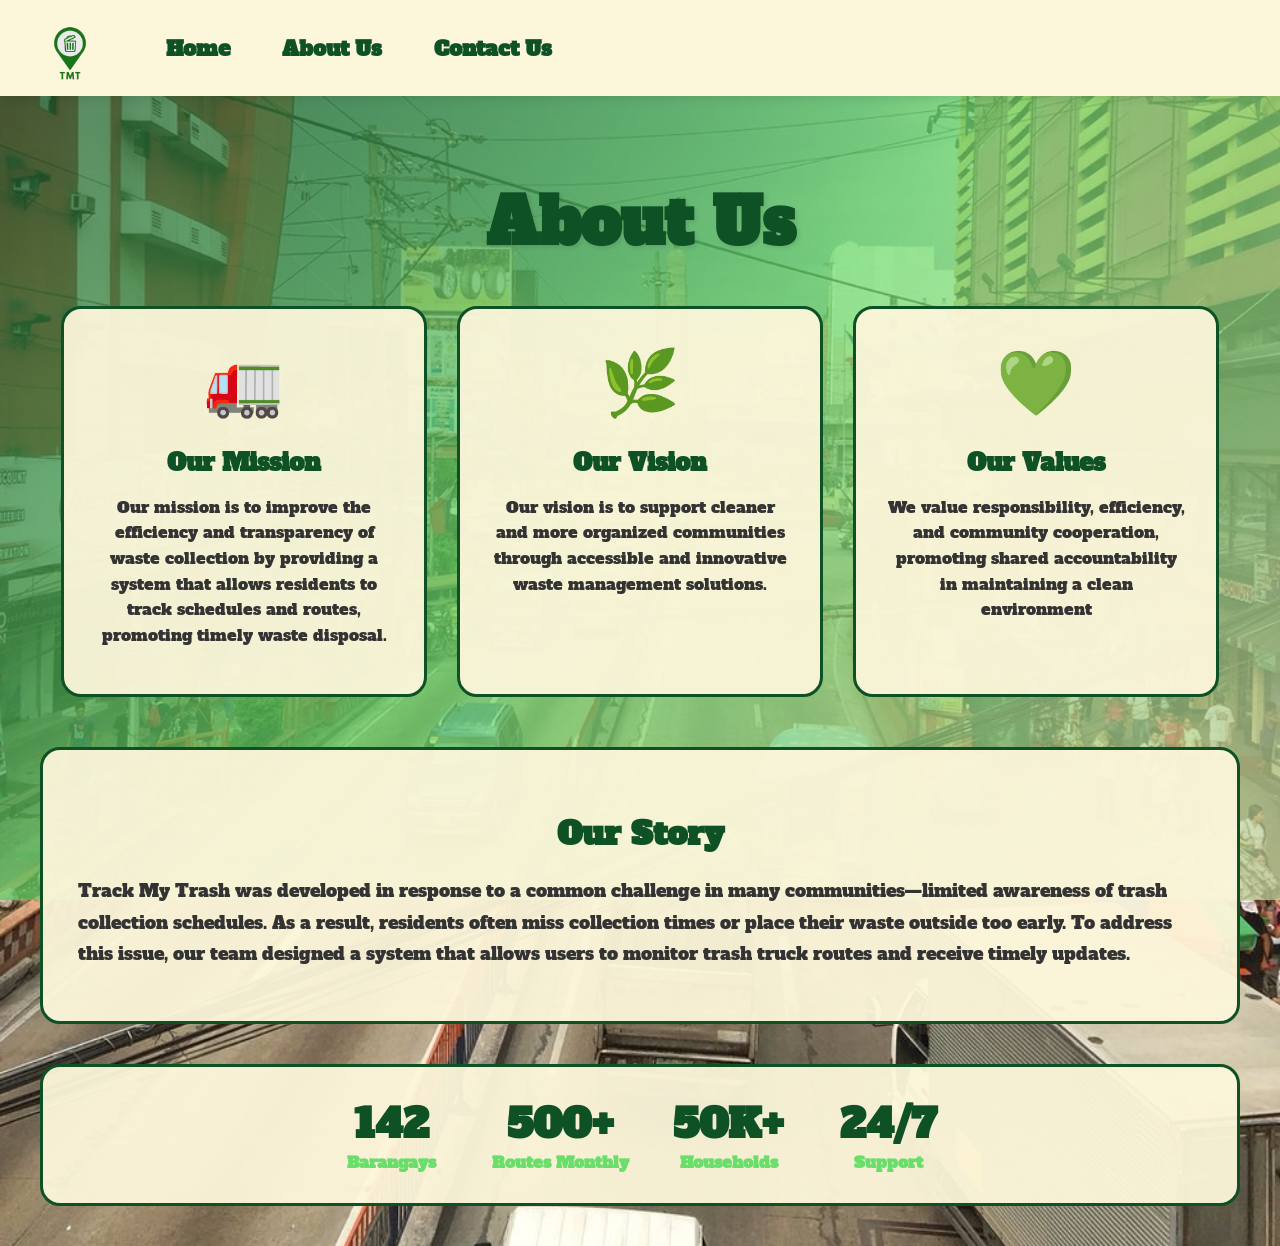
<file: frontend/About.html>
<!DOCTYPE html>
<html lang="en">
<head>
    <meta charset="UTF-8">
    <meta name="viewport" content="width=device-width, initial-scale=1.0">
    <link rel="stylesheet" href="../css/About.css">
    <link href="https://fonts.googleapis.com/css2?family=Alfa+Slab+One&display=swap" rel="stylesheet">
    <title>Track My Trash - About Us</title>
</head>
<body>

    <div id="navbar">
        <img src="../img/logo.png" alt="Logo" id="logo">
        <div class="hamburger">☰</div>
        <div class="nav-links">
            <a href="HomePage.html">Home</a>
            <a href="About.html">About Us</a>
            <a href="ContactUs.html">Contact Us</a>
        </div>
    </div>

    <div id="about-container">
        <h1 id="about-title">About Us</h1>
        
        <div class="about-content">
            <div class="about-card">
                <div class="about-icon">🚛</div>
                <h2>Our Mission</h2>
                <p>Our mission is to improve the efficiency and transparency of waste collection by providing a system that allows residents to track schedules and routes, promoting timely waste disposal.</p>
            </div>

            <div class="about-card">
                <div class="about-icon">🌿</div>
                <h2>Our Vision</h2>
                <p>Our vision is to support cleaner and more organized communities through accessible and innovative waste management solutions. </p>
            </div>

            <div class="about-card">
                <div class="about-icon">💚</div>
                <h2>Our Values</h2>
                <p>We value responsibility, efficiency, and community cooperation, promoting shared accountability in maintaining a clean environment</p>
            </div>
        </div>

        <div class="about-story">
            <h2>Our Story</h2>
          <p>Track My Trash was developed in response to a common challenge in many communities—limited awareness of trash collection schedules. As a result, residents often miss collection times or place their waste outside too early. To address this issue, our team designed a system that allows users to monitor trash truck routes and receive timely updates. </p>
        </div>

        <div class="about-stats">
            <div class="stat-item">
                <span class="stat-number">142</span>
                <span class="stat-label">Barangays</span>
            </div>
            <div class="stat-item">
                <span class="stat-number">500+</span>
                <span class="stat-label">Routes Monthly</span>
            </div>
            <div class="stat-item">
                <span class="stat-number">50K+</span>
                <span class="stat-label">Households</span>
            </div>
            <div class="stat-item">
                <span class="stat-number">24/7</span>
                <span class="stat-label">Support</span>
            </div>
        </div>
    </div>

    <script src="../js/script.js"></script>
    <script>
if ('serviceWorker' in navigator) {
  window.addEventListener('load', () => {
    navigator.serviceWorker.register('/sw.js')
      .then(reg => console.log('Service Worker registered:', reg))
      .catch(err => console.log('Service Worker failed:', err));
  });
}
</script>
</body>
</html>
</file>
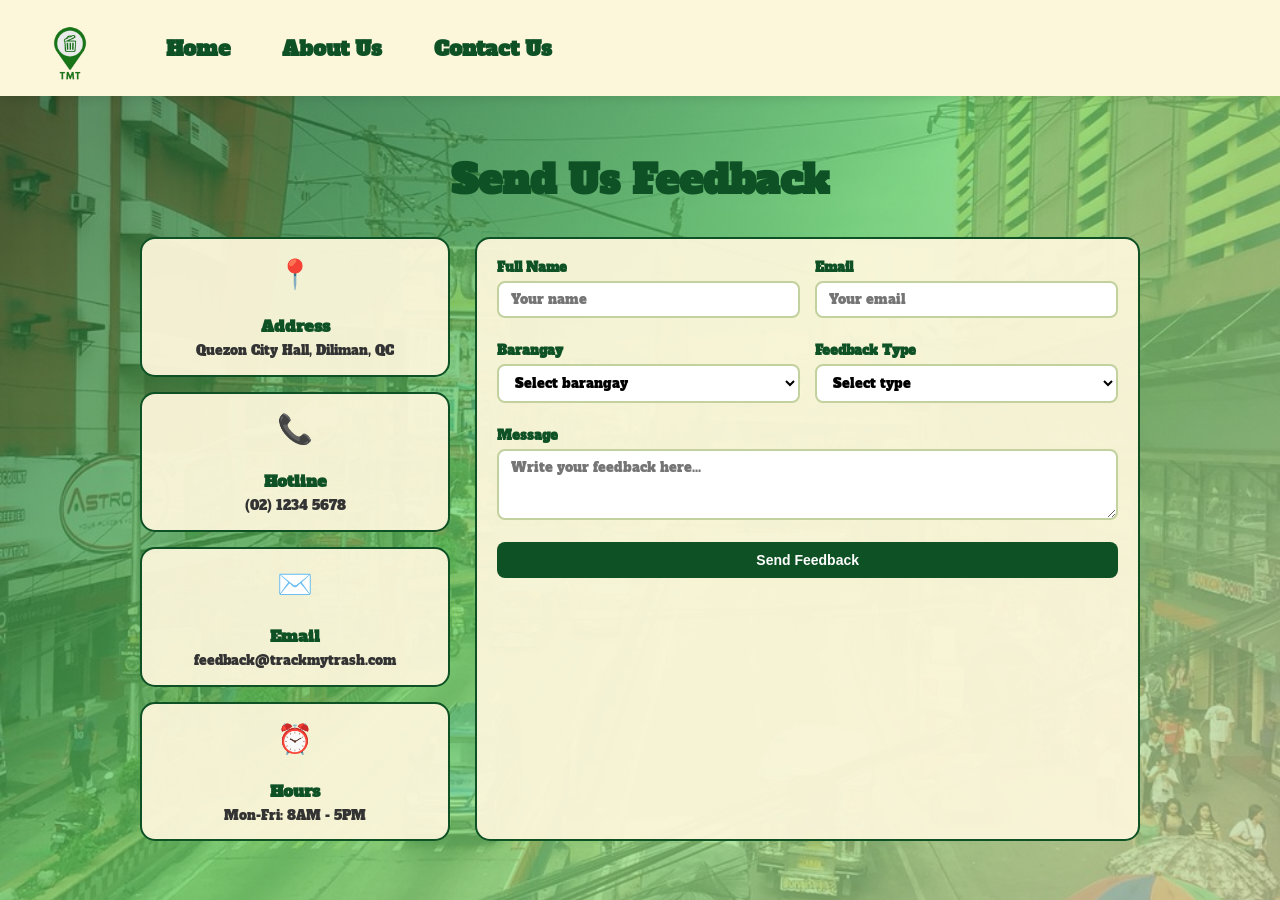
<file: frontend/ContactUs.html>
<!DOCTYPE html>
<html lang="en">
<head>
    <meta charset="UTF-8">
    <meta name="viewport" content="width=device-width, initial-scale=1.0">
    <link rel="stylesheet" href="../css/Contact.css">
    <link href="https://fonts.googleapis.com/css2?family=Alfa+Slab+One&display=swap" rel="stylesheet">
    <title>Track My Trash - Contact Us</title>
</head>
<body>

    <div id="navbar">
        <img src="../img/logo.png" alt="Logo" id="logo">
        <div class="hamburger">☰</div>
        <div class="nav-links">
            <a href="HomePage.html">Home</a>
            <a href="AboutUs.html">About Us</a>
            <a href="ContactUs.html">Contact Us</a>
        </div>
    </div>

    <div id="contact-container">
        <h1 id="contact-title">Send Us Feedback</h1>
        
        <div class="contact-wrapper">
            <!-- Contact Info Side -->
            <div class="contact-info">
                <div class="info-card">
                    <div class="info-icon">📍</div>
                    <h3>Address</h3>
                    <p>Quezon City Hall, Diliman, QC</p>
                </div>
                
                <div class="info-card">
                    <div class="info-icon">📞</div>
                    <h3>Hotline</h3>
                    <p>(02) 1234 5678</p>
                </div>
                
                <div class="info-card">
                    <div class="info-icon">✉️</div>
                    <h3>Email</h3>
                    <p>feedback@trackmytrash.com</p>
                </div>
                
                <div class="info-card">
                    <div class="info-icon">⏰</div>
                    <h3>Hours</h3>
                    <p>Mon-Fri: 8AM - 5PM</p>
                </div>
            </div>

            <!-- Feedback Form Side - FIXED with proper IDs -->
            <div class="contact-form">
                <form id="feedbackForm">
                    <div class="form-row">
                        <div class="form-group">
                            <label>Full Name</label>
                            <input type="text" id="feedbackName" placeholder="Your name" required>
                        </div>
                        
                        <div class="form-group">
                            <label>Email</label>
                            <input type="email" id="feedbackEmail" placeholder="Your email" required>
                        </div>
                    </div>
                    
                    <div class="form-row">
                        <div class="form-group">
                            <label>Barangay</label>
                            <select id="feedbackBarangay" required>
                                <option value="" disabled selected>Select barangay</option>
                                <option>Holy Cross</option>
                                <option>GreenHeights</option>
                                <option>Kingspoint</option>
                                <option>QCU</option>
                                <option>Bagbag</option>
                                <option>Grand Monaco</option>
                                <option>Goodwill Homes 1</option>
                                <option>Goodwill Homes 2</option>
                            </select>
                        </div>
                        
                        <div class="form-group">
                            <label>Feedback Type</label>
                            <select id="feedbackType" required>
                                <option value="" disabled selected>Select type</option>
                                <option value="compliment">Compliment / Praise</option>
                                <option value="complaint">Complaint</option>
                                <option value="suggestion">Suggestion</option>
                                <option value="question">Question / Report Issue</option>
                            </select>
                        </div>
                    </div>
                    
                    <div class="form-group">
                        <label>Message</label>
                        <textarea id="feedbackMessage" rows="3" placeholder="Write your feedback here..." required></textarea>
                    </div>
                    
                    <button type="submit">Send Feedback</button>
                </form>
            </div>
        </div>
    </div>

    <!-- Success Popup (hidden by default) -->
    <div id="successPopup" style="display: none; position: fixed; top: 50%; left: 50%; transform: translate(-50%, -50%); background: #0e5125; color: white; padding: 20px 30px; border-radius: 10px; text-align: center; z-index: 2000; font-family: 'Alfa Slab One', serif; box-shadow: 0 4px 15px rgba(0,0,0,0.3);">
        <p>✅ Thank you for your feedback!</p>
        <p style="font-size: 12px; margin-top: 10px;">We appreciate your message.</p>
    </div>

    <script src="../js/script.js"></script>
    <script>
        // Service Worker registration
        if ('serviceWorker' in navigator) {
            window.addEventListener('load', () => {
                navigator.serviceWorker.register('/sw.js')
                    .then(reg => console.log('Service Worker registered:', reg))
                    .catch(err => console.log('Service Worker failed:', err));
            });
        }

        // Feedback form submission handler (para sure na gumana kahit wala sa script.js)
        document.addEventListener('DOMContentLoaded', function() {
            const feedbackForm = document.getElementById('feedbackForm');
            
            if (feedbackForm) {
                feedbackForm.addEventListener('submit', async function(e) {
                    e.preventDefault();
                    
                    // Get values using the correct IDs
                    const formData = {
                        name: document.getElementById('feedbackName')?.value || '',
                        email: document.getElementById('feedbackEmail')?.value || '',
                        barangay: document.getElementById('feedbackBarangay')?.value || '',
                        feedback_type: document.getElementById('feedbackType')?.value || '',
                        message: document.getElementById('feedbackMessage')?.value || ''
                    };
                    
                    console.log('Sending feedback:', formData);
                    
                    try {
                        const response = await fetch('https://trackmytrash.onrender.com/api/feedback', {
                            method: 'POST',
                            headers: {
                                'Content-Type': 'application/json'
                            },
                            body: JSON.stringify(formData)
                        });
                        
                        const result = await response.json();
                        console.log('Response:', result);
                        
                        if (result.success) {
                            // Show success popup
                            const popup = document.getElementById('successPopup');
                            if (popup) {
                                popup.style.display = 'block';
                                setTimeout(() => {
                                    popup.style.display = 'none';
                                }, 3000);
                            }
                            feedbackForm.reset();
                        } else {
                            alert('Error: ' + (result.message || 'Something went wrong'));
                        }
                    } catch(error) {
                        console.error('Error:', error);
                        alert('Connection error. Please try again later.');
                    }
                });
            }
        });
    </script>
</body>
</html>
</file>
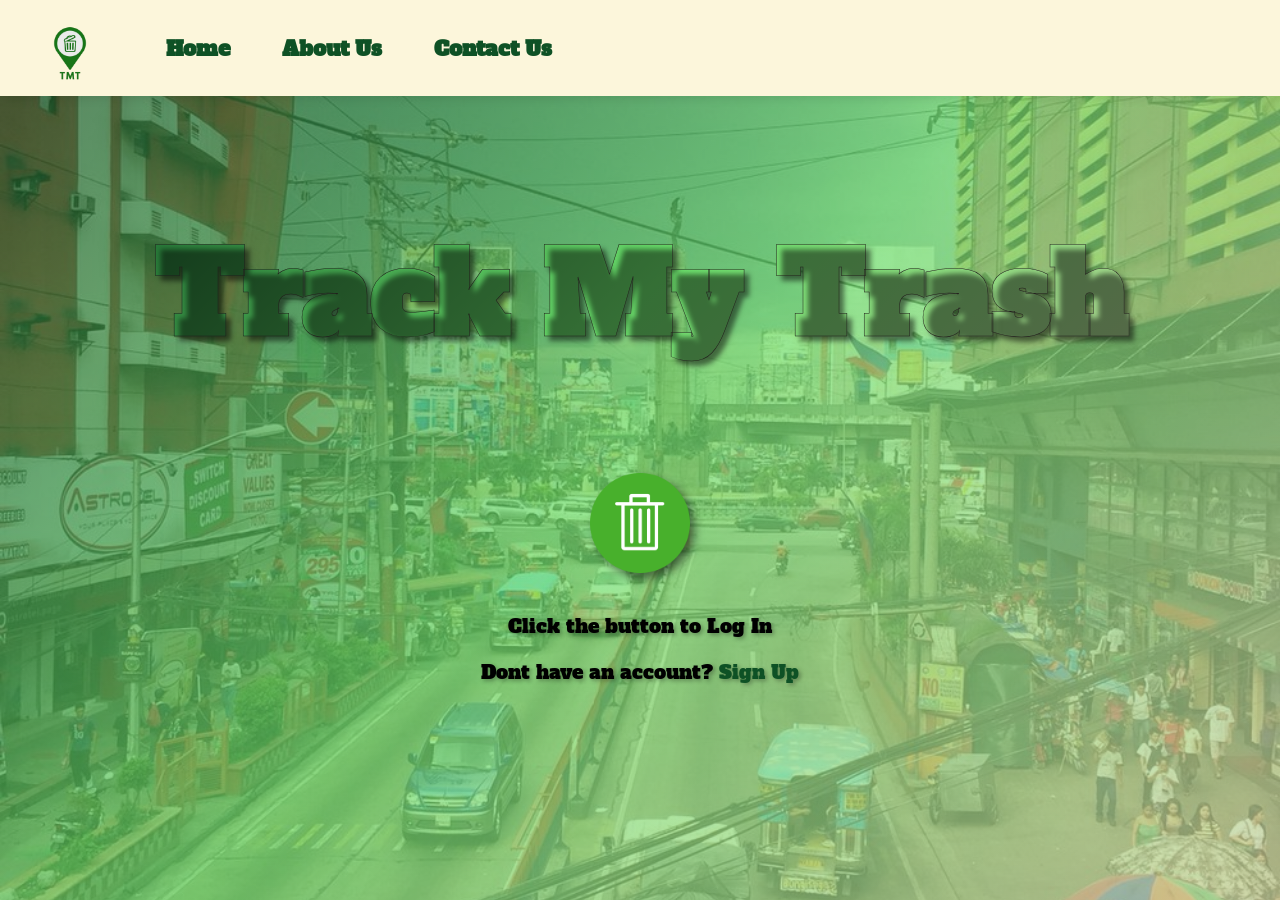
<file: frontend/HomePage.html>
<!DOCTYPE html>
<html lang="en">
<head>
    <meta charset="UTF-8">
    <meta name="viewport" content="width=device-width, initial-scale=1.0">
    <link rel="stylesheet" href="../css/stylesheet.css">
    <link href="https://fonts.googleapis.com/css2?family=Alfa+Slab+One&display=swap" rel="stylesheet">

    <title>Track My Trash</title>
</head>
<body>

    
    <div id="navbar">
    <img src="../img/logo.png" alt="Logo" id="logo">
    <div class="hamburger">☰</div>
    <div class="nav-links">
        <a href="HomePage.html">Home</a>
        <a href="About.html">About Us</a>
        <a href="Contact.html">Contact Us</a>
    </div>
</div>
    <br>
    <br>
   <h1 id="homeh1">Track My Trash</h1>
    <div id="app">
         <a href="Login.html" id="loginButton">
    <img src="../img/loginbtn.png" alt="Log In">
</a>
    </div>  
       <p class="click">Click the button to Log In</p>
   <p class="click">Dont have an account? <a href="Register.html">Sign Up</a></p>

   <script src="../js/script.js"></script>
   <script>
if ('serviceWorker' in navigator) {
  window.addEventListener('load', () => {
    navigator.serviceWorker.register('/sw.js')
      .then(reg => console.log('Service Worker registered:', reg))
      .catch(err => console.log('Service Worker failed:', err));
  });
}
</script>
</body>
</html>
</file>
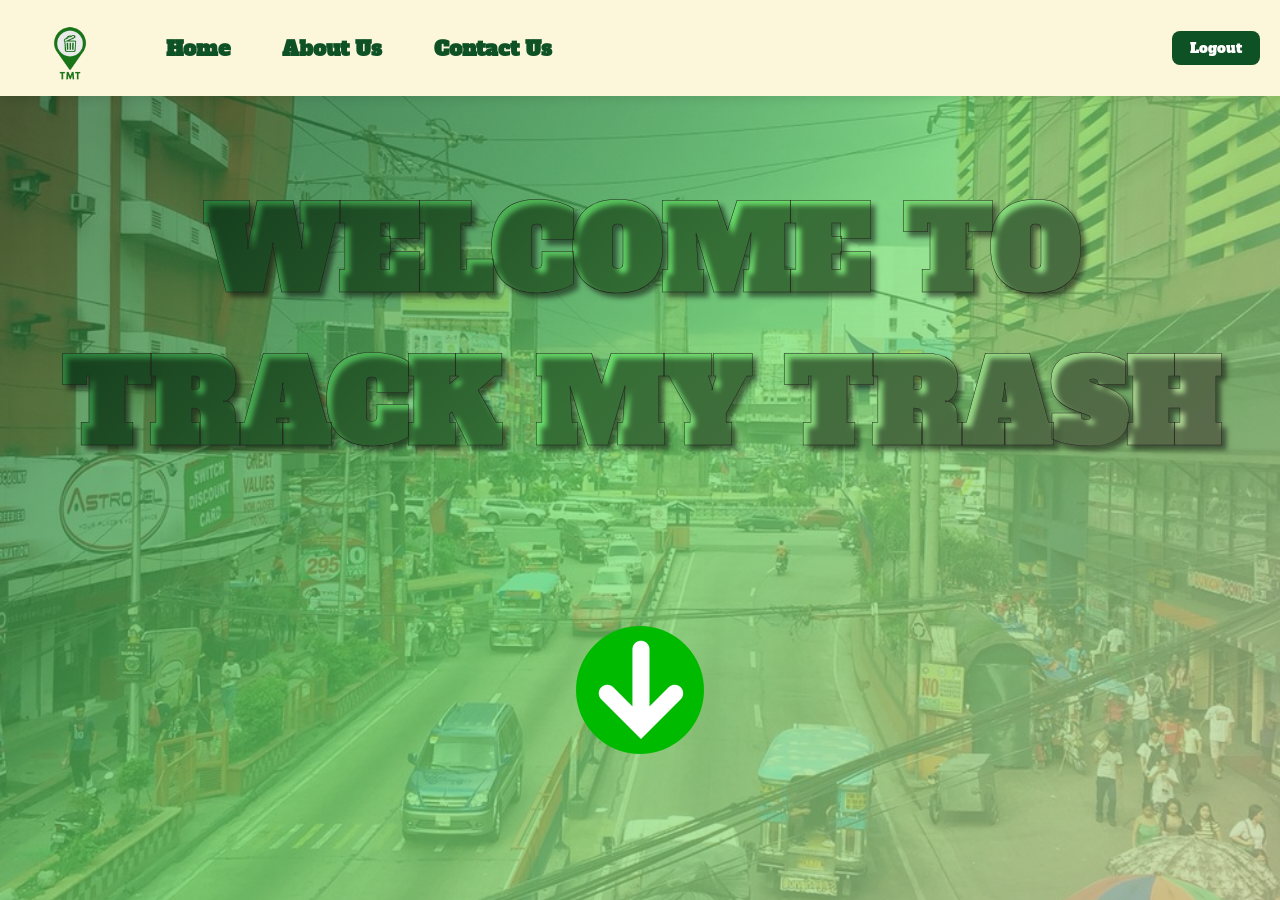
<file: frontend/LandingPage.html>
<!DOCTYPE html>
<html lang="en">
<head>
    <meta charset="UTF-8">
    <meta name="viewport" content="width=device-width, initial-scale=1.0">
    <link rel="stylesheet" href="../css/LandingPage.css">
    <link href="https://fonts.googleapis.com/css2?family=Alfa+Slab+One&display=swap" rel="stylesheet">
    <title>Track My Trash</title>
</head>
<body onload="checkSession()">

    <div id="navbar">
        <img src="../img/logo.png" alt="Logo" id="logo">
        <div class="hamburger">☰</div>
        <div class="nav-links" id="navLinks">
            <a href="HomePage.html">Home</a>
            <a href="About.html">About Us</a>
            <a href="ContactUs.html">Contact Us</a>
            <button id="logoutBtnMobile" onclick="logout()">Logout</button>
        </div>
        <button id="logoutBtnDesktop" onclick="logout()">Logout</button>
    </div>
    
    <h1 id="homeh1">WELCOME TO TRACK MY TRASH</h1>

    <br>
    <br>
    
    <div id="app">
        <a href="Login.html" id="scroll">
            <img src="../img/scroll.png" alt="Log In">
        </a>
    </div>  
    
    <!-- SCHEDULE SECTION -->
    <div class="schedule-scroll" id="scheduleSection" style="display: none;">
        <h3 id="homeh2">EXPECTED ARRIVAL OF TRUCK</h3>
        <h4 class="arrival-time-large">[Expected Arrival Date]</h4>
        <div id="scheduleNotification">
            Loading schedule...
        </div>
    </div>

    <!-- Custom Popup Modal -->
    <div id="customPopup" class="custom-popup" style="display: none;">
        <div class="popup-content">
            <div class="popup-header">
                <h3>🚛 TRACK MY TRASH</h3>
            </div>
            <div class="popup-body">
                <p id="popupMessage"> You missed the arrival time. Please come back tomorrow!</p>
                <div class="popup-details">
                    <p><strong>📅 Date:</strong> <span id="popupDate"></span></p>
                    <p><strong>⏰ Time:</strong> <span id="popupTime"></span></p>
                    <p><strong>📍 Area:</strong> <span id="popupArea"></span></p>
                </div>
            </div>
            <div class="popup-footer">
                <button onclick="closePopup()" class="popup-btn">OK</button>
            </div>
        </div>
    </div>
    
    <script src="../js/script.js"></script>
    <script>
if ('serviceWorker' in navigator) {
  window.addEventListener('load', () => {
    navigator.serviceWorker.register('/sw.js')
      .then(reg => console.log('Service Worker registered:', reg))
      .catch(err => console.log('Service Worker failed:', err));
  });
}
</script>
</body>
</html>
</file>
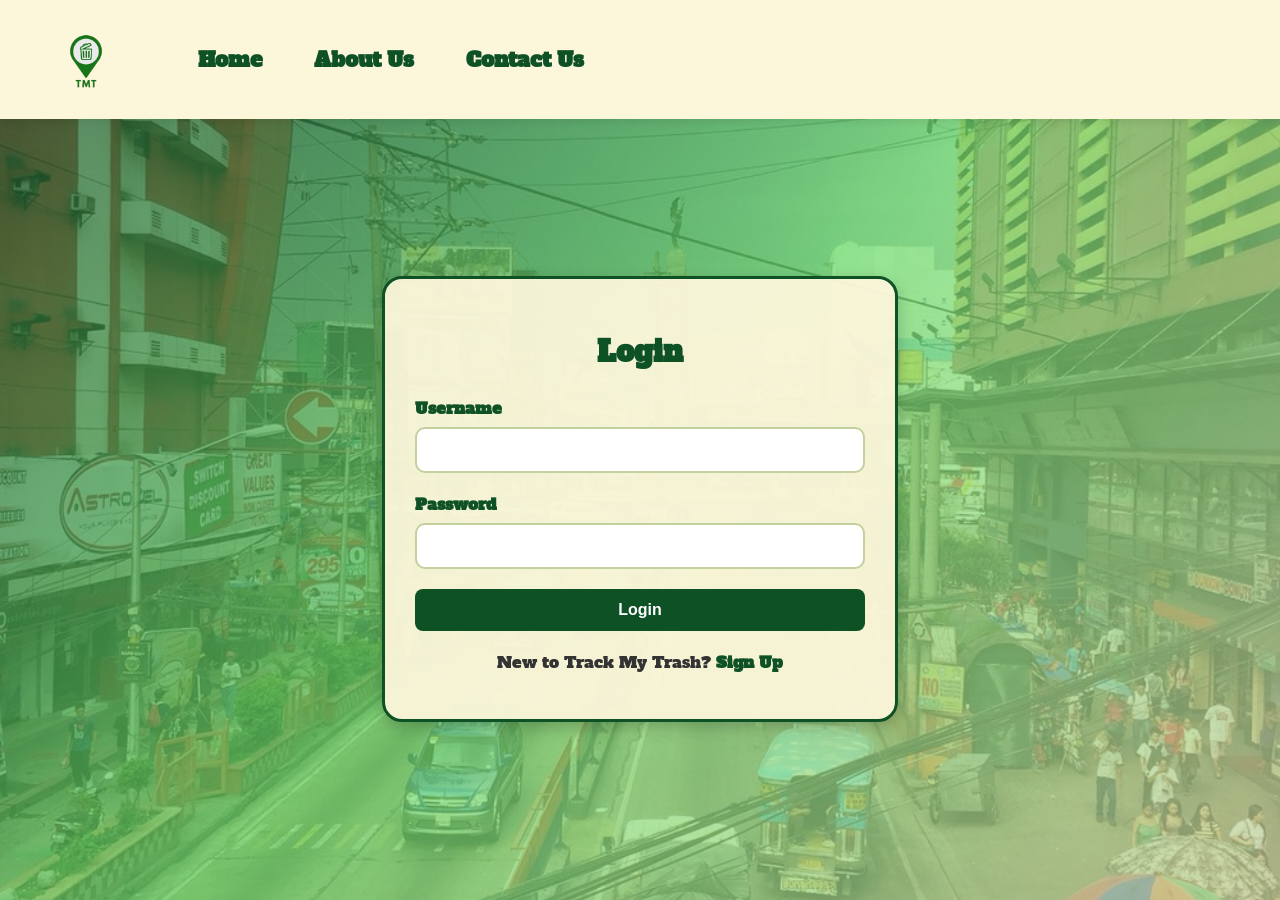
<file: frontend/Login.html>
<!DOCTYPE html>
<html lang="en">
<head>
    <meta charset="UTF-8">
    <meta name="viewport" content="width=device-width, initial-scale=1.0">
    <link rel="stylesheet" href="../css/Login.css">
    <link href="https://fonts.googleapis.com/css2?family=Alfa+Slab+One&display=swap" rel="stylesheet">
    <title>Track My Trash - Login</title>
</head>
<body>

    <div id="navbar">
        <a href="HomePage.html"><img src="../img/logo.png" alt="Logo" id="logo"></a>
        <button class="hamburger">☰</button>
        <div class="nav-links" id="navLinks">
            <a href="HomePage.html">Home</a>
            <a href="About.html">About Us</a>
            <a href="ContactUs.html">Contact Us</a>
        </div>
    </div>

    <!-- PWA Install Banner -->
<div id="installBanner" style="display: none; position: fixed; bottom: 0; left: 0; right: 0; background: #0e5125; color: white; padding: 16px; text-align: center; z-index: 1000; font-family: Arial, sans-serif; justify-content: space-between; align-items: center; flex-wrap: wrap;">
  <span style="margin: 5px;">📱 I-install ang Track My Trash app!</span>
  <div style="margin: 5px;">
    <button id="installBtn" style="background: white; color: #0e5125; border: none; padding: 10px 20px; margin-right: 10px; border-radius: 5px; font-weight: bold;">Install</button>
    <button id="dismissBtn" style="background: transparent; color: white; border: 1px solid white; padding: 10px 20px; border-radius: 5px;">Not Now</button>
  </div>
</div>

    <div id="app">
        <div class="form-box">
            <h2>Login</h2>
            <form id="loginForm">
                <div class="form-group">
                    <label>Username</label>
                    <input type="text" id="username" required>
                </div>
                <div class="form-group">
                    <label>Password</label>
                    <input type="password" id="password" required>
                </div>
                <button type="submit">Login</button>
            </form>
            <p class="signup-link">New to Track My Trash? <a href="Register.html">Sign Up</a></p>
        </div>
    </div>
    
    <script src="../js/script.js"></script>
    <script>
if ('serviceWorker' in navigator) {
  window.addEventListener('load', () => {
    navigator.serviceWorker.register('/sw.js')
      .then(reg => console.log('Service Worker registered:', reg))
      .catch(err => console.log('Service Worker failed:', err));
  });
}
</script>
</body>
</html>
</file>
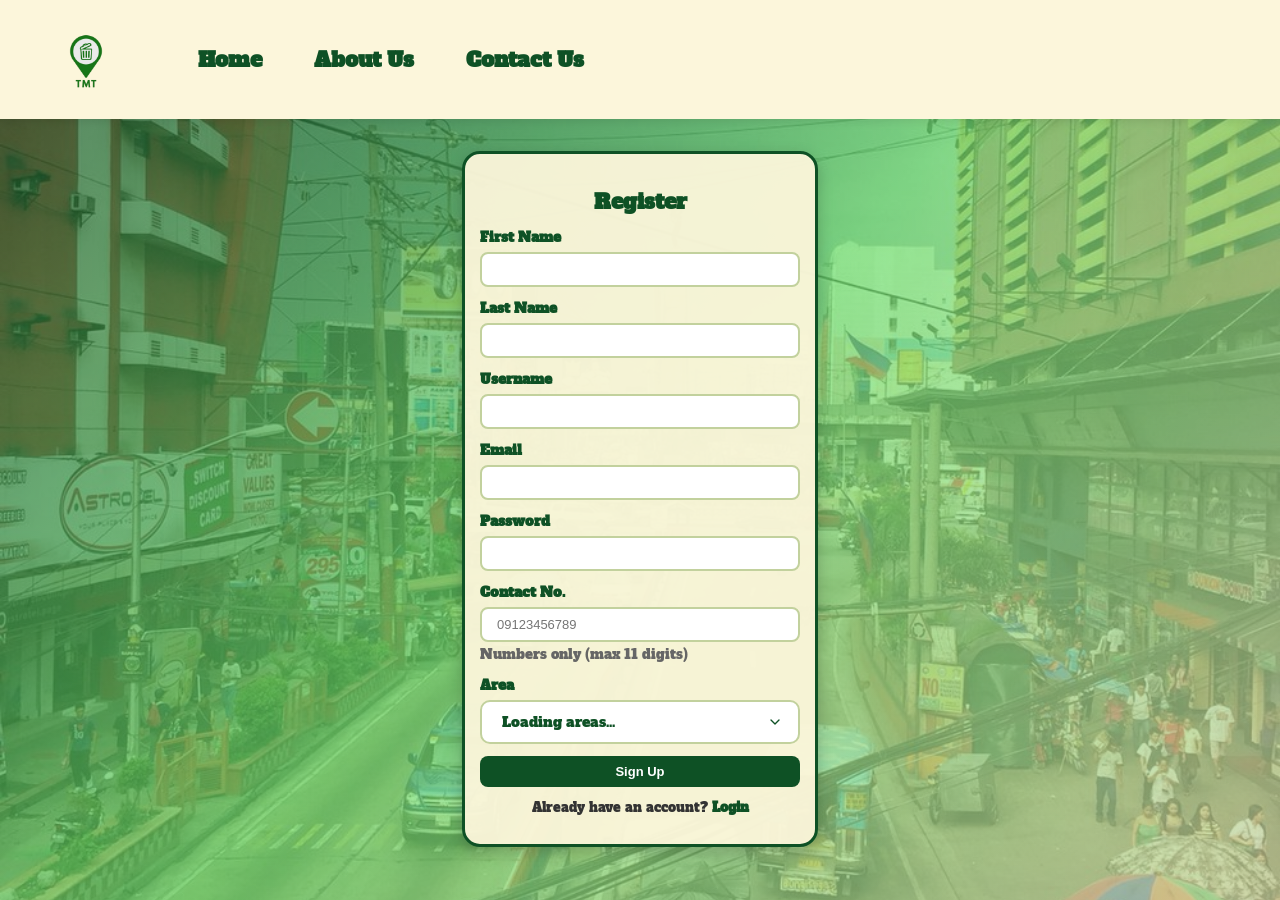
<file: frontend/Register.html>
<!DOCTYPE html>
<html lang="en">
<head>
    <meta charset="UTF-8">
    <meta name="viewport" content="width=device-width, initial-scale=1.0">
    <link rel="stylesheet" href="../css/Register.css">
    <link href="https://fonts.googleapis.com/css2?family=Alfa+Slab+One&display=swap" rel="stylesheet">
    <title>Track My Trash - Sign Up</title>
</head>
<body>

    <div id="navbar">
       <a href="HomePage.html"><img src="../img/logo.png" alt="Logo" id="logo"></a>
        <div class="hamburger" onclick="toggleMenu()">☰</div>
        <div class="nav-links" id="navLinks">
            <a href="HomePage.html">Home</a>
            <a href="About.html">About Us</a>
            <a href="ContactUs.html">Contact Us</a>
        </div>
    </div>
    
    <div id="app">
        <div class="form-box">
            <h2>Register</h2>
            
            <form id="signupForm">
                <div class="form-group">
                    <label>First Name</label>
                    <input type="text" id="firstname" required>
                </div>

                <div class="form-group">
                    <label>Last Name</label>
                    <input type="text" id="lastname" required>
                </div>

                <div class="form-group">
                    <label>Username</label>
                    <input type="text" id="username" required>
                </div>

                <div class="form-group">
                    <label>Email</label>
                    <input type="email" id="email" required>
                </div>

                <div class="form-group">
                    <label>Password</label>
                    <input type="password" id="password" required>
                </div>

                <div class="form-group">
                    <label>Contact No.</label>
                    <input type="tel" id="contact" maxlength="11" oninput="this.value = this.value.replace(/[^0-9]/g, '')" placeholder="09123456789" required>
                    <small style="color: #666;">Numbers only (max 11 digits)</small>
                </div>

                <div class="form-group">
                    <label for="barangay">Area</label>
                    <select id="barangay" name="barangay" required>
                        <option value="" disabled selected>Loading areas...</option>
                    </select>
                </div>
                
                <button type="submit">Sign Up</button>
            </form>
            
            <p class="signup-link">Already have an account? <a href="Login.html">Login</a></p>
        </div>
    </div>
    
  <script src="../js/script.js"></script>
<script>
loadAreas();
</script>
</body>
</html>
</file>
<file: css/About.css>
* {
    scrollbar-width: none;
    -ms-overflow-style: none;
}

body {
    background-image: url('../img/bg_img.png');
    background-size: cover;
    background-position: center;
    background-repeat: no-repeat;
    background-attachment: fixed;
    position: relative;
    margin: 0;
    padding: 0;
    width: 100%;
    min-height: 100vh;
    overflow-x: hidden;
    overflow-y: auto;
    font-family: 'Alfa Slab One', serif;
    scrollbar-width: none;
    -ms-overflow-style: none;
}

body::-webkit-scrollbar {
    display: none;
}

body::before {
    content: '';
    position: fixed;
    top: 0;
    left: 0;
    width: 100%;
    height: 100%;
    background: linear-gradient(135deg,
        rgba(14, 81, 37, 0.7),
        rgba(106, 222, 107, 0.7),
        rgba(194, 209, 157, 0.7)
    );
    pointer-events: none;
    z-index: 0;
}

#navbar, #homeh1, #app, p {
    position: relative;
    z-index: 1;
}

#navbar {
    width: 100%;
    background: #fcf6db;
    padding: 8px 20px;
    display: flex;
    align-items: center;
    justify-content: space-between;
    box-shadow: 0 2px 10px rgba(0,0,0,0.1);
    box-sizing: border-box;
    position: relative;
    z-index: 10;
}

#logo {
    width: 100px;
    height: auto;
    max-height: 80px;
    object-fit: contain;
}

.hamburger {
    display: none;
    font-size: 28px;
    cursor: pointer;
    color: #0e5125;
    background: none;
    border: none;
    padding: 5px 10px;
    z-index: 100;
}

.nav-links {
    display: flex;
    gap: 20px;
    align-items: center;
}

#navbar a {
    color: #0e5125;
    text-decoration: none;
    font-weight: 600;
    font-size: 1.3em;
    padding: 8px 16px;
    border-radius: 5px;
    transition: all 0.3s;
}

#navbar a:hover {
    background: #0e5125;
    color: #6ade6b;
}

#homeh1 {
    font-size: 7em;
    text-align: center;
    margin-top: 50px;
    margin-bottom: 50px;
    padding: 30px;
    background: linear-gradient(135deg, #0e5125, #6ade6b, #c2d19d);
    -webkit-background-clip: text;
    background-clip: text;
    color: transparent;
    -webkit-text-stroke: 0.5px #231d1d;
    text-shadow: 5px 5px 5px rgba(0, 0, 0, 0.5);
    max-width: 100%;
    word-wrap: break-word;
    font-family: 'Alfa Slab One', serif;
}

#app {
    display: flex;
    justify-content: center;
    align-items: center;
    padding: 20px;
}

#loginButton {
    background: none;
    border: none;
    padding: 0;
    cursor: pointer;
    transition: transform 0.3s ease;
}

#loginButton:hover {
    transform: translateY(-5px);
}

#loginButton:active {
    transform: translateY(0px);
}

#loginButton img {
    display: block;
    width: 100px;
    height: auto;
    border-radius: 10px;
    filter: drop-shadow(5px 5px 5px rgba(0, 0, 0, 0.5));
}

.click {
    text-align: center;
    font-size: 1.2em;
    margin-top: 20px;
    text-decoration: none;
    text-shadow: 2px 2px 4px rgba(0,0,0,0.3);
}

a {
    color: #0e5125;
    text-decoration: none;
    transition: transform 0.3s ease;
}

a:hover {
    color: #6ade6b;
    text-decoration: none;
    transform: translateY(-5px);
}

/* MOBILE STYLES */
@media (max-width: 768px) {
    .hamburger {
        display: block;
    }
    
    .nav-links {
        position: fixed;
        top: 0;
        right: -100%;
        width: 280px;
        height: 100vh;
        background: #fcf6db;
        flex-direction: column;
        gap: 20px;
        padding: 80px 20px 20px 20px;
        transition: right 0.3s ease;
        z-index: 999;
        box-shadow: -5px 0 15px rgba(0,0,0,0.2);
        display: flex;
    }
    
    .nav-links.show {
        right: 0;
    }
    
    .nav-links a {
        width: 100%;
        text-align: center;
        padding: 12px 16px;
    }
    
    #navbar {
        height: auto;
        padding: 12px 15px;
    }
    
    #logo {
        width: 80px;
    }
    
    #homeh1 {
        font-size: 3.5em;
        margin-top: 30px;
        margin-bottom: 30px;
        padding: 15px;
    }
}

/* SMALL MOBILE */
@media (max-width: 480px) {
    #homeh1 {
        font-size: 2.5em;
    }
    
    #logo {
        height: 35px;
        width: auto;
    }
    
    .hamburger {
        font-size: 26px;
    }
    
    #loginButton img {
        width: 80px;
    }
    
    .click {
        font-size: 0.9em;
        padding: 0 15px;
    }
    
    .nav-links {
        width: 250px;
    }
}

/* VERY SMALL */
@media (max-width: 375px) {
    #homeh1 {
        font-size: 2em;
    }
    
    #logo {
        height: 30px;
        width: auto;
    }
    
    .hamburger {
        font-size: 24px;
    }
    
    #loginButton img {
        width: 70px;
    }
}

/* DESKTOP STYLES */
@media (min-width: 769px) {
    #navbar {
        justify-content: flex-start !important;
        gap: 30px !important;
    }
    
    .hamburger {
        display: none !important;
    }
    
    .nav-links {
        position: static !important;
        background: transparent !important;
        flex-direction: row !important;
        display: flex !important;
    }
}

/* ABOUT US PAGE STYLES */
#about-container {
    max-width: 1200px;
    margin: 0 auto;
    padding: 40px 20px;
    position: relative;
    z-index: 1;
}

#about-title {
    text-align: center;
    font-size: 4em;
    color: #0e5125;
    margin-bottom: 40px;
    text-shadow: 2px 2px 4px rgba(0,0,0,0.1);
    font-family: 'Alfa Slab One', serif;
}

.about-content {
    display: flex;
    justify-content: center;
    gap: 30px;
    flex-wrap: wrap;
    margin-bottom: 50px;
}

.about-card {
    background: rgba(252, 246, 219, 0.95);
    border-radius: 20px;
    padding: 30px;
    width: 300px;
    text-align: center;
    border: 3px solid #0e5125;
    transition: transform 0.3s ease;
}

.about-card:hover {
    transform: translateY(-10px);
}

.about-icon {
    font-size: 4em;
    margin-bottom: 15px;
}

.about-card h2 {
    color: #0e5125;
    margin-bottom: 15px;
    font-size: 1.5em;
}

.about-card p {
    color: #333;
    line-height: 1.6;
}

.about-story {
    background: rgba(252, 246, 219, 0.95);
    border-radius: 20px;
    padding: 35px;
    margin-bottom: 40px;
    border: 3px solid #0e5125;
}

.about-story h2 {
    color: #0e5125;
    text-align: center;
    margin-bottom: 20px;
    font-size: 2em;
}

.about-story p {
    color: #333;
    line-height: 1.8;
    margin-bottom: 15px;
    font-size: 1.1em;
}

.about-stats {
    display: flex;
    justify-content: center;
    gap: 40px;
    flex-wrap: wrap;
    background: rgba(252, 246, 219, 0.95);
    border-radius: 20px;
    padding: 30px;
    border: 3px solid #0e5125;
}

.stat-item {
    text-align: center;
    min-width: 120px;
}

.stat-number {
    display: block;
    font-size: 2.5em;
    font-weight: bold;
    color: #0e5125;
    font-family: 'Alfa Slab One', serif;
}

.stat-label {
    display: block;
    font-size: 1em;
    color: #6ade6b;
    font-weight: 600;
}

/* Mobile Responsive for About Page */
@media (max-width: 768px) {
    #about-title {
        font-size: 2.5em;
    }
    
    .about-card {
        width: 100%;
        max-width: 350px;
    }
    
    .about-card h2 {
        font-size: 1.3em;
    }
    
    .about-story {
        padding: 20px;
    }
    
    .about-story p {
        font-size: 1em;
    }
    
    .stat-number {
        font-size: 1.8em;
    }
}

@media (max-width: 480px) {
    #about-title {
        font-size: 2em;
    }
    
    .about-card {
        padding: 20px;
    }
    
    .about-icon {
        font-size: 3em;
    }
    
    .about-stats {
        gap: 20px;
    }
    
    .stat-item {
        min-width: 80px;
    }
    
    .stat-number {
        font-size: 1.5em;
    }
}
</file>
<file: css/Contact.css>
* {
    scrollbar-width: none;
    -ms-overflow-style: none;
}

body {
    background-image: url('../img/bg_img.png');
    background-size: cover;
    background-position: center;
    background-repeat: no-repeat;
    background-attachment: fixed;
    position: relative;
    margin: 0;
    padding: 0;
    width: 100%;
    min-height: 100vh;
    overflow-x: hidden;
    overflow-y: auto;
    font-family: 'Alfa Slab One', serif;
    scrollbar-width: none;
    -ms-overflow-style: none;
}

body::-webkit-scrollbar {
    display: none;
}

body::before {
    content: '';
    position: fixed;
    top: 0;
    left: 0;
    width: 100%;
    height: 100%;
    background: linear-gradient(135deg,
        rgba(14, 81, 37, 0.7),
        rgba(106, 222, 107, 0.7),
        rgba(194, 209, 157, 0.7)
    );
    pointer-events: none;
    z-index: 0;
}

#navbar {
    width: 100%;
    background: #fcf6db;
    padding: 8px 20px;
    display: flex;
    align-items: center;
    justify-content: space-between;
    box-shadow: 0 2px 10px rgba(0,0,0,0.1);
    box-sizing: border-box;
    position: relative;
    z-index: 10;
}

#logo {
    width: 100px;
    height: auto;
    max-height: 80px;
    object-fit: contain;
}

.hamburger {
    display: none;
    font-size: 28px;
    cursor: pointer;
    color: #0e5125;
    background: none;
    border: none;
    padding: 5px 10px;
    z-index: 100;
}

.nav-links {
    display: flex;
    gap: 20px;
    align-items: center;
}

#navbar a {
    color: #0e5125;
    text-decoration: none;
    font-weight: 600;
    font-size: 1.3em;
    padding: 8px 16px;
    border-radius: 5px;
    transition: all 0.3s;
}

#navbar a:hover {
    background: #0e5125;
    color: #6ade6b;
}

/* MOBILE STYLES */
@media (max-width: 768px) {
    .hamburger {
        display: block;
    }
    
    .nav-links {
        position: fixed;
        top: 0;
        right: -100%;
        width: 280px;
        height: 100vh;
        background: #fcf6db;
        flex-direction: column;
        gap: 20px;
        padding: 80px 20px 20px 20px;
        transition: right 0.3s ease;
        z-index: 999;
        box-shadow: -5px 0 15px rgba(0,0,0,0.2);
        display: flex;
    }
    
    .nav-links.show {
        right: 0;
    }
    
    .nav-links a {
        width: 100%;
        text-align: center;
        padding: 12px 16px;
    }
    
    #navbar {
        height: auto;
        padding: 12px 15px;
    }
    
    #logo {
        width: 80px;
    }
}

@media (max-width: 480px) {
    #logo {
        height: 35px;
        width: auto;
    }
    
    .hamburger {
        font-size: 26px;
    }
    
    .nav-links {
        width: 250px;
    }
}

/* DESKTOP STYLES */
@media (min-width: 769px) {
    #navbar {
        justify-content: flex-start !important;
        gap: 30px !important;
    }
    
    .hamburger {
        display: none !important;
    }
    
    .nav-links {
        position: static !important;
        background: transparent !important;
        flex-direction: row !important;
        display: flex !important;
    }
}

/* CONTACT PAGE */
#contact-container {
    max-width: 1000px;
    margin: 0 auto;
    padding: 30px 20px 20px 20px;
    position: relative;
    z-index: 1;
}

#contact-title {
    text-align: center;
    font-size: 2.5em;
    color: #0e5125;
    margin-bottom: 30px;
    font-family: 'Alfa Slab One', serif;
}

.contact-wrapper {
    display: flex;
    gap: 25px;
    flex-wrap: wrap;
}

/* Contact Info Side */
.contact-info {
    flex: 1;
    min-width: 240px;
    display: flex;
    flex-direction: column;
    gap: 15px;
}

.info-card {
    background: rgba(252, 246, 219, 0.95);
    border-radius: 15px;
    padding: 15px;
    text-align: center;
    border: 2px solid #0e5125;
    min-height: 100px;
    display: flex;
    flex-direction: column;
    justify-content: center;
}

.info-icon {
    font-size: 1.8em;
    margin-bottom: 5px;
}

.info-card h3 {
    color: #0e5125;
    margin-bottom: 5px;
    font-size: 1em;
}

.info-card p {
    color: #333;
    font-size: 0.8em;
    line-height: 1.4;
    margin: 0;
}

/* Contact Form Side - NO SPACE */
.contact-form {
    flex: 2;
    min-width: 280px;
    background: rgba(252, 246, 219, 0.95);
    border-radius: 15px;
    padding: 20px;
    border: 2px solid #0e5125;
}

.form-row {
    display: flex;
    gap: 15px;
    margin-bottom: 12px;
}

.form-row .form-group {
    flex: 1;
    margin-bottom: 0;
}

.contact-form .form-group {
    margin-bottom: 12px;
}

.contact-form label {
    display: block;
    margin-bottom: 5px;
    color: #0e5125;
    font-weight: 600;
    font-size: 0.8em;
}

.contact-form input,
.contact-form select,
.contact-form textarea {
    width: 100%;
    padding: 8px 12px;
    border: 2px solid #c2d19d;
    border-radius: 8px;
    font-size: 13px;
    background: white;
    box-sizing: border-box;
    font-family: inherit;
}

.contact-form input:focus,
.contact-form select:focus,
.contact-form textarea:focus {
    border-color: #0e5125;
    outline: none;
}

.contact-form textarea {
    resize: vertical;
    font-family: inherit;
    font-size: 13px;
}

.contact-form button {
    background: #0e5125;
    color: white;
    padding: 10px 20px;
    border: none;
    border-radius: 8px;
    cursor: pointer;
    font-size: 14px;
    width: 100%;
    font-weight: 600;
    transition: all 0.3s;
    margin-top: 5px;
}

.contact-form button:hover {
    background: #6ade6b;
    color: #0e5125;
}

/* NO EXTRA SPACE */
.contact-form form {
    margin: 0;
    padding: 0;
}

#feedbackForm {
    margin: 0;
    padding: 0;
}

/* Mobile */
@media (max-width: 768px) {
    #contact-title {
        font-size: 2em;
        margin-bottom: 20px;
    }
    
    .contact-wrapper {
        flex-direction: column;
    }
    
    .form-row {
        flex-direction: column;
        gap: 12px;
    }
}

@media (max-width: 480px) {
    #contact-title {
        font-size: 1.8em;
    }
    
    .info-card {
        min-height: 85px;
        padding: 10px;
    }
    
    .info-icon {
        font-size: 1.5em;
    }
    
    .info-card h3 {
        font-size: 0.9em;
    }
    
    .info-card p {
        font-size: 0.7em;
    }
    
    .contact-form {
        padding: 15px;
    }
    
    .contact-form input,
    .contact-form select,
    .contact-form textarea {
        padding: 6px 10px;
        font-size: 12px;
    }
}
</file>
<file: css/stylesheet.css>
* {
    scrollbar-width: none;
    -ms-overflow-style: none;
}

body {
    background-image: url('../img/bg_img.png');
    background-size: cover;
    background-position: center;
    background-repeat: no-repeat;
    background-attachment: fixed;
    position: relative;
    margin: 0;
    padding: 0;
    width: 100%;
    min-height: 100vh;
    overflow-x: hidden;
    overflow-y: auto;
    font-family: 'Alfa Slab One', serif;
    scrollbar-width: none;
    -ms-overflow-style: none;
}

body::-webkit-scrollbar {
    display: none;
}

body::before {
    content: '';
    position: fixed;
    top: 0;
    left: 0;
    width: 100%;
    height: 100%;
    background: linear-gradient(135deg,
        rgba(14, 81, 37, 0.7),
        rgba(106, 222, 107, 0.7),
        rgba(194, 209, 157, 0.7)
    );
    pointer-events: none;
    z-index: 0;
}

#navbar, #homeh1, #app, p {
    position: relative;
    z-index: 1;
}

#navbar {
    width: 100%;
    background: #fcf6db;
    padding: 8px 20px;
    display: flex;
    align-items: center;
    justify-content: space-between;
    box-shadow: 0 2px 10px rgba(0,0,0,0.1);
    box-sizing: border-box;
    position: relative;
    z-index: 10;
}

#logo {
    width: 100px;
    height: auto;
    max-height: 80px;
    object-fit: contain;
}

.hamburger {
    display: none;
    font-size: 28px;
    cursor: pointer;
    color: #0e5125;
    background: none;
    border: none;
    padding: 5px 10px;
    z-index: 100;
}

.nav-links {
    display: flex;
    gap: 20px;
    align-items: center;
}

#navbar a {
    color: #0e5125;
    text-decoration: none;
    font-weight: 600;
    font-size: 1.3em;
    padding: 8px 16px;
    border-radius: 5px;
    transition: all 0.3s;
}

#navbar a:hover {
    background: #0e5125;
    color: #6ade6b;
}

#homeh1 {
    font-size: 7em;
    text-align: center;
    margin-top: 50px;
    margin-bottom: 50px;
    padding: 30px;
    background: linear-gradient(135deg, #0e5125, #6ade6b, #c2d19d);
    -webkit-background-clip: text;
    background-clip: text;
    color: transparent;
    -webkit-text-stroke: 0.5px #231d1d;
    text-shadow: 5px 5px 5px rgba(0, 0, 0, 0.5);
    max-width: 100%;
    word-wrap: break-word;
    font-family: 'Alfa Slab One', serif;
}

#app {
    display: flex;
    justify-content: center;
    align-items: center;
    padding: 20px;
}

#loginButton {
    background: none;
    border: none;
    padding: 0;
    cursor: pointer;
    transition: transform 0.3s ease;
}

#loginButton:hover {
    transform: translateY(-5px);
}

#loginButton:active {
    transform: translateY(0px);
}

#loginButton img {
    display: block;
    width: 100px;
    height: auto;
    border-radius: 10px;
    filter: drop-shadow(5px 5px 5px rgba(0, 0, 0, 0.5));
}

.click {
    text-align: center;
    font-size: 1.2em;
    margin-top: 20px;
    text-decoration: none;
    text-shadow: 2px 2px 4px rgba(0,0,0,0.3);
}

a {
    color: #0e5125;
    text-decoration: none;
    transition: transform 0.3s ease;
}

a:hover {
    color: #6ade6b;
    text-decoration: none;
    transform: translateY(-5px);
}

/* MOBILE STYLES */
@media (max-width: 768px) {
    .hamburger {
        display: block;
    }
    
    .nav-links {
        position: fixed;
        top: 0;
        right: -100%;
        width: 280px;
        height: 100vh;
        background: #fcf6db;
        flex-direction: column;
        gap: 20px;
        padding: 80px 20px 20px 20px;
        transition: right 0.3s ease;
        z-index: 999;
        box-shadow: -5px 0 15px rgba(0,0,0,0.2);
        display: flex;
    }
    
    .nav-links.show {
        right: 0;
    }
    
    .nav-links a {
        width: 100%;
        text-align: center;
        padding: 12px 16px;
    }
    
    #navbar {
        height: auto;
        padding: 12px 15px;
    }
    
    #logo {
        width: 80px;
    }
    
    #homeh1 {
        font-size: 3.5em;
        margin-top: 30px;
        margin-bottom: 30px;
        padding: 15px;
    }
}

/* SMALL MOBILE */
@media (max-width: 480px) {
    #homeh1 {
        font-size: 2.5em;
    }
    
    #logo {
        height: 35px;
        width: auto;
    }
    
    .hamburger {
        font-size: 26px;
    }
    
    #loginButton img {
        width: 80px;
    }
    
    .click {
        font-size: 0.9em;
        padding: 0 15px;
    }
    
    .nav-links {
        width: 250px;
    }
}

/* VERY SMALL */
@media (max-width: 375px) {
    #homeh1 {
        font-size: 2em;
    }
    
    #logo {
        height: 30px;
        width: auto;
    }
    
    .hamburger {
        font-size: 24px;
    }
    
    #loginButton img {
        width: 70px;
    }
}

/* DESKTOP STYLES */
@media (min-width: 769px) {
    #navbar {
        justify-content: flex-start !important;
        gap: 30px !important;
    }
    
    .hamburger {
        display: none !important;
    }
    
    .nav-links {
        position: static !important;
        background: transparent !important;
        flex-direction: row !important;
        display: flex !important;
    }
}
</file>
<file: css/LandingPage.css>
* {
    scrollbar-width: none;
    -ms-overflow-style: none;
    box-sizing: border-box;
}

*::-webkit-scrollbar {
    display: none;
}

body {
    background-image: url('../img/bg_img.png');
    background-size: cover;
    background-position: center;
    background-repeat: no-repeat;
    background-attachment: fixed;
    position: relative;
    margin: 0;
    padding: 0;
    width: 100%;
    min-height: 100vh;
    overflow-x: hidden;
    overflow-y: auto;
    font-family: 'Alfa Slab One', serif;
}

body::before {
    content: '';
    position: fixed;
    inset: 0;
    background: linear-gradient(
        135deg,
        rgba(14, 81, 37, 0.7),
        rgba(106, 222, 107, 0.7),
        rgba(194, 209, 157, 0.7)
    );
    pointer-events: none;
    z-index: 0;
}

#navbar,
#homeh1,
#app,
p,
.schedule-section {
    position: relative;
    z-index: 1;
}

#navbar {
    width: 100%;
    background: #fcf6db;
    padding: 8px 20px;
    display: flex;
    align-items: center;
    justify-content: space-between;
    box-shadow: 0 2px 10px rgba(0,0,0,0.1);
    position: relative;
    z-index: 10;
}

#logo {
    width: 100px;
    height: auto;
    max-height: 80px;
    object-fit: contain;
}

.hamburger {
    display: none;
    font-size: 28px;
    cursor: pointer;
    color: #0e5125;
    background: none;
    border: none;
    padding: 5px 10px;
    z-index: 1000;
}

.nav-links {
    display: flex;
    gap: 20px;
    align-items: center;
}

#navbar a {
    color: #0e5125;
    text-decoration: none;
    font-weight: 600;
    font-size: 1.3em;
    padding: 8px 16px;
    border-radius: 5px;
    transition: all 0.3s ease;
}

#navbar a:hover {
    background: #0e5125;
    color: #6ade6b;
    transform: translateY(-3px);
}

#logoutBtnDesktop,
#logoutBtnMobile {
    background: #0e5125;
    color: white;
    padding: 7px 18px;
    border: none;
    border-radius: 8px;
    cursor: pointer;
    font-family: inherit;
    font-size: 14px;
}

#logoutBtnDesktop:hover,
#logoutBtnMobile:hover {
    background: #1d7838;
}

/* WELCOME REMARKS - malaki sa desktop */
#homeh1 {
    font-size: 7em;
    text-align: center;
    margin-top: 50px;
    margin-bottom: 50px;
    padding: 30px;
    background: linear-gradient(135deg, #0e5125, #6ade6b, #c2d19d);
    -webkit-background-clip: text;
    background-clip: text;
    color: transparent;
    -webkit-text-stroke: 0.5px #231d1d;
    text-shadow: 5px 5px 5px rgba(0, 0, 0, 0.5);
    max-width: 100%;
    word-wrap: break-word;
    font-family: 'Alfa Slab One', serif;
}

/* EXPECTED ARRIVAL SECTION - DESKTOP VERSION (may box, centered) */
.arrival-time-large {
    text-align: center;
    font-size: 2.2em;
    font-weight: bold;
    color: #0e5125;
    margin: 15px 0;
    font-family: 'Alfa Slab One', serif;
    background: rgba(252, 246, 219, 0.85);
    display: inline-block;
    padding: 15px 25px;
    border-radius: 10px;
    width: auto;
    min-width: 250px;
}

.arrival-date {
    font-size: 0.6em;
    font-weight: normal;
    color: #0e5125;
    margin-bottom: 5px;
    font-family: 'Alfa Slab One', serif;
}

.arrival-day-large {
    font-size: 1.5em;
    font-weight: bold;
    color: #0e5125;
    letter-spacing: 2px;
    font-family: 'Alfa Slab One', serif;
}

.next-pickup-info {
    margin-top: 10px;
    padding-top: 8px;
    border-top: 1px solid #c2d19d;
    font-size: 0.5em;
    font-family: 'Alfa Slab One', serif;
}

.next-pickup-label {
    font-weight: bold;
    color: #0e5125;
}

.next-pickup-datetime {
    color: #0e5125;
    margin-left: 5px;
}

#homeh2 {
    display: none;
}

/* Simple Display CSS */
.area-name {
    text-align: center;
    margin: 20px 0;
}

.area-highlight {
    background: #0e5125;
    color: white;
    display: inline-block;
    padding: 15px 30px;
    border-radius: 15px;
    font-size: 1.5em;
    font-weight: bold;
    font-family: 'Alfa Slab One', serif;
    margin: 20px auto;
    text-align: center;
}

.stop-list {
    display: flex;
    justify-content: center;
    gap: 15px;
    flex-wrap: wrap;
}

.stop-list span {
    background: #fcf6db;
    border: 2px solid #0e5125;
    border-radius: 50%;
    width: 40px;
    height: 40px;
    display: flex;
    align-items: center;
    justify-content: center;
    font-weight: bold;
    color: #0e5125;
}

.next-arrival-card, .next-pickup-card {
    background: linear-gradient(135deg, #0e5125, #6ade6b);
    border-radius: 15px;
    padding: 15px;
    margin-bottom: 15px;
    text-align: center;
    color: white;
}

.next-arrival-card h4, .next-pickup-card h4 {
    font-size: 1em;
    margin-bottom: 8px;
}

.arrival-day, .pickup-day {
    font-size: 1.3em;
    font-weight: bold;
}

.arrival-time {
    font-size: 1.2em;
}

.barangay-header {
    text-align: center;
    background: #0e5125;
    color: white;
    padding: 10px;
    border-radius: 10px;
    margin-bottom: 20px;
    font-size: 1.1em;
}

.rotation-info {
    display: none;
}

.upcoming-date {
    text-align: center;
    margin-top: 20px;
    padding: 10px;
    background: #fcf6db;
    border-radius: 10px;
    border: 1px solid #0e5125;
}

.upcoming-date p {
    margin: 0;
    color: #0e5125;
    font-size: 0.9em;
}

#app {
    display: flex;
    justify-content: center;
    align-items: center;
    padding: 20px;
}

#loginButton {
    background: none;
    border: none;
    padding: 0;
    cursor: pointer;
    transition: transform 0.3s ease;
}

#loginButton:hover {
    transform: translateY(-5px);
}

#loginButton:active {
    transform: translateY(0);
}

#loginButton img {
    display: block;
    width: 100px;
    height: auto;
    border-radius: 10px;
    filter: drop-shadow(5px 5px 5px rgba(0, 0, 0, 0.5));
}

.click {
    text-align: center;
    font-size: 1.2em;
    margin-top: 20px;
    text-decoration: none;
    text-shadow: 2px 2px 4px rgba(0,0,0,0.3);
}

a {
    color: #0e5125;
    text-decoration: none;
    transition: transform 0.3s ease;
}

a:hover {
    color: #6ade6b;
    text-decoration: none;
}

/* Schedule Section */
.schedule-scroll {
    display: none;
    margin: 30px 20px;
    padding: 20px;
    text-align: center;
    position: relative;
    z-index: 1;
}

.schedule-scroll * {
    position: relative;
    z-index: 1;
}

/* Route Image Styles */
.route-image {
    text-align: center;
    margin-top: 10px;
    position: relative;
    z-index: 1;
}

.route-img {
    max-width: 80%;
    height: auto;
    border-radius: 10px;
    position: relative;
    z-index: 1;
    display: inline-block;
}

/* Custom Popup Modal */
.custom-popup {
    position: fixed;
    top: 0;
    left: 0;
    width: 100%;
    height: 100%;
    background: rgba(0, 0, 0, 0.7);
    display: flex;
    justify-content: center;
    align-items: center;
    z-index: 9999;
}

.popup-content {
    background: rgba(252, 246, 219, 0.95);
    border: 3px solid #0e5125;
    border-radius: 20px;
    max-width: 400px;
    width: 90%;
    box-shadow: 0 5px 15px rgba(0,0,0,0.2);
    animation: popupSlideIn 0.3s ease;
}

@keyframes popupSlideIn {
    from {
        transform: scale(0.8);
        opacity: 0;
    }
    to {
        transform: scale(1);
        opacity: 1;
    }
}

.popup-header {
    background: #0e5125;
    padding: 15px 20px;
    border-radius: 17px 17px 0 0;
    text-align: center;
}

.popup-header h3 {
    color: white;
    margin: 0;
    font-size: 1.5em;
    font-family: 'Alfa Slab One', serif;
}

.popup-body {
    padding: 25px 20px;
    text-align: center;
}

.popup-body p {
    color: #0e5125;
    font-size: 1.2em;
    margin-bottom: 15px;
    font-family: 'Alfa Slab One', serif;
}

.popup-details {
    background: rgba(194, 209, 157, 0.3);
    border-radius: 10px;
    padding: 15px;
    margin-top: 10px;
}

.popup-details p {
    margin: 8px 0;
    font-size: 1em;
    color: #0e5125;
}

.popup-details strong {
    color: #0e5125;
}

.popup-footer {
    padding: 15px 20px;
    text-align: center;
    border-top: 1px solid #c2d19d;
}

.popup-btn {
    background: #0e5125;
    color: white;
    padding: 10px 30px;
    border: none;
    border-radius: 8px;
    cursor: pointer;
    font-size: 16px;
    font-weight: 600;
    font-family: 'Alfa Slab One', serif;
    transition: all 0.3s;
}

.popup-btn:hover {
    background: #6ade6b;
    color: #0e5125;
    transform: scale(1.05);
}

/* Desktop */
@media (min-width: 769px) {
    #navbar {
        justify-content: flex-start;
        gap: 30px;
    }

    .nav-links {
        display: flex;
        align-items: center;
        gap: 20px;
        position: static;
        width: auto;
        height: auto;
        background: transparent;
        flex-direction: row;
        padding: 0;
        box-shadow: none;
    }

    .hamburger {
        display: none;
    }

    #logoutBtnMobile {
        display: none !important;
    }

    #logoutBtnDesktop {
        display: inline-block !important;
        margin-left: auto;
    }
}

/* Tablet / Mobile base */
@media (max-width: 768px) {
    #navbar {
        height: auto;
        padding: 12px 15px;
        z-index: 20 !important;
    }

    #logo {
        width: 80px;
    }

    .hamburger {
        display: block;
        z-index: 1001 !important;
    }

    .nav-links {
        position: fixed;
        top: 0;
        right: -100%;
        width: 280px;
        height: 100vh;
        background: #fcf6db;
        flex-direction: column;
        gap: 20px;
        padding: 80px 20px 20px 20px;
        transition: right 0.3s ease;
        z-index: 999;
        box-shadow: -5px 0 15px rgba(0,0,0,0.2);
        display: flex;
    }

    .nav-links.show {
        right: 0;
    }

    .nav-links a {
        width: 100%;
        text-align: center;
        padding: 12px 16px;
    }

    #logoutBtnDesktop {
        display: none !important;
    }

    #logoutBtnMobile {
        display: block !important;
        width: 100%;
        margin-top: 20px;
        padding: 12px;
        background: #0e5125;
        color: white;
        border: none;
        border-radius: 8px;
        cursor: pointer;
        font-family: inherit;
        font-size: 14px;
        text-align: center;
    }
    
    /* Welcome remarks sa mobile - visible at green */
    #homeh1 {
        font-size: 2em !important;
        margin: 15px 0 !important;
        padding: 10px !important;
        background: linear-gradient(135deg, #0e5125, #6ade6b, #c2d19d) !important;
        -webkit-background-clip: text !important;
        background-clip: text !important;
        color: transparent !important;
    }
}

/* MOBILE LAYOUT - EXPECTED ARRIVAL SECTION (walang box, left align, green text) */
@media (max-width: 768px) {
    .arrival-time-large {
        background: transparent !important;
        padding: 5px 0 !important;
        min-width: auto !important;
        text-align: left !important;
        display: block !important;
        margin: 5px 0 !important;
        border: none !important;
        box-shadow: none !important;
    }
    
    .arrival-date {
        font-size: 0.8em !important;
        text-align: left !important;
        color: #0e5125 !important;
        margin-bottom: 2px !important;
    }
    
    .arrival-day-large {
        font-size: 2em !important;
        text-align: left !important;
        color: #0e5125 !important;
        letter-spacing: normal !important;
    }
    
    .next-pickup-info {
        font-size: 0.55em !important;
        text-align: left !important;
        border-top: none !important;
        padding-top: 5px !important;
        margin-top: 5px !important;
    }
    
    .next-pickup-label {
        color: #0e5125 !important;
    }
    
    .next-pickup-datetime {
        color: #0e5125 !important;
    }
    
    .schedule-scroll {
        display: flex !important;
        flex-direction: column !important;
        margin: 10px 15px !important;
        padding: 10px !important;
        order: -1 !important;
        position: relative !important;
        z-index: 5 !important;
    }
    
    .schedule-scroll * {
        z-index: 5 !important;
    }
    
    .area-highlight {
        font-size: 1em !important;
        padding: 6px 12px !important;
        margin: 10px 0 !important;
        width: fit-content !important;
        position: relative !important;
        z-index: 5 !important;
    }
    
    .route-img {
        max-width: 100% !important;
        margin-top: 5px !important;
        position: relative !important;
        z-index: 5 !important;
    }
    
    #loginButton {
        margin: 5px 0 !important;
        position: relative !important;
        z-index: 5 !important;
    }
    
    #app {
        padding: 5px !important;
        min-height: auto !important;
    }
}

/* Desktop lang - ipakita ang scroll button */
#scroll {
    display: block;
}

/* Mobile - itago ang scroll button */
@media (max-width: 768px) {
    #scroll {
        display: none !important;
    }
}
/* Mobile - itago ang welcome remarks */
@media (max-width: 768px) {
    #homeh1 {
        display: none !important;
    }
}
/* Small Mobile */
@media (max-width: 480px) {
    .schedule-scroll {
        margin: 5px 12px !important;
    }
    
    #homeh1 {
        font-size: 1.5em !important;
    }
    
    .arrival-day-large {
        font-size: 1.6em !important;
    }
    
    .arrival-date {
        font-size: 0.7em !important;
    }
    
    .next-pickup-info {
        font-size: 0.5em !important;
    }
    
    .area-highlight {
        font-size: 0.9em !important;
        padding: 5px 10px !important;
    }
    
    #logo {
        height: 35px;
        width: auto;
    }
    
    .hamburger {
        font-size: 26px;
    }
    
    #loginButton img {
        width: 80px;
    }
    
    .click {
        font-size: 0.9em;
        padding: 0 15px;
    }
    
    .nav-links {
        width: 250px;
    }
}

/* Very Small */
@media (max-width: 375px) {
    .schedule-scroll {
        margin: 3px 10px !important;
    }
    
    #homeh1 {
        font-size: 1.2em !important;
        
    }
    
    .arrival-day-large {
        font-size: 1.3em !important;
    }
    
    .arrival-date {
        font-size: 0.6em !important;
    }
    
    .next-pickup-info {
        font-size: 0.45em !important;
    }
    
    .area-highlight {
        font-size: 0.8em !important;
        padding: 4px 8px !important;
    }
    
    #logo {
        height: 30px;
        width: auto;
    }
    
    .hamburger {
        font-size: 24px;
    }
    
    #loginButton img {
        width: 70px;
    }
}
</file>
<file: css/Login.css>
* {
    scrollbar-width: none;
    -ms-overflow-style: none;
}

body {
    background-image: url('../img/bg_img.png');
    background-size: cover;
    background-position: center;
    background-repeat: no-repeat;
    background-attachment: fixed;
    position: relative;
    margin: 0;
    padding: 0;
    width: 100%;
    min-height: 100vh;
    overflow-x: hidden;
    overflow-y: auto;
    font-family: 'Alfa Slab One', serif;
    scrollbar-width: none;
    -ms-overflow-style: none;
}

body::-webkit-scrollbar {
    display: none;
}

body::before {
    content: '';
    position: fixed;
    top: 0;
    left: 0;
    width: 100%;
    height: 100%;
    background: linear-gradient(135deg,
        rgba(14, 81, 37, 0.7),
        rgba(106, 222, 107, 0.7),
        rgba(194, 209, 157, 0.7)
    );
    pointer-events: none;
    z-index: 0;
}

#navbar, #homeh1, #app, p, .form-container {
    position: relative;
    z-index: 1;
}

#navbar {
    width: 100%;
    background: #fcf6db;
    padding: 8px 20px;
    display: flex;
    align-items: center;
    justify-content: space-between;
    box-shadow: 0 2px 10px rgba(0,0,0,0.1);
    box-sizing: border-box;
    position: relative;
    z-index: 10;
}

#logo {
    width: 100px;
    height: auto;
    max-height: 80px;
    object-fit: contain;
}

.hamburger {
    display: none;
    font-size: 28px;
    cursor: pointer;
    color: #0e5125;
    background: none;
    border: none;
    padding: 5px 10px;
    z-index: 100;
}

.nav-links {
    display: flex;
    gap: 20px;
    align-items: center;
}

#navbar a {
    color: #0e5125;
    text-decoration: none;
    font-weight: 600;
    font-size: 1.3em;
    padding: 8px 16px;
    border-radius: 5px;
    transition: all 0.3s;
}

#navbar a:hover {
    background: #0e5125;
    color: #6ade6b;
}

.overlay {
    display: none;
}

#app {
    display: flex;
    justify-content: center;
    align-items: center;
    min-height: 80vh;
    padding: 20px;
}

.form-box {
    border: 3px solid #0e5125;
    border-radius: 20px;
    padding: 30px;
    background: rgba(252, 246, 219, 0.95);
    max-width: 450px;
    width: 90%;
    margin-left: auto;
    margin-right: auto;
    box-shadow: 0 5px 15px rgba(0,0,0,0.2);
}

.form-box h2 {
    text-align: center;
    color: #0e5125;
    margin-bottom: 25px;
    font-size: 1.8em;
}

.form-group {
    margin-bottom: 20px;
}

.form-group label {
    display: block;
    margin-bottom: 8px;
    color: #0e5125;
    font-weight: 600;
}

.form-group input {
    width: 100%;
    padding: 12px 15px;
    border: 2px solid #c2d19d;
    border-radius: 10px;
    font-size: 16px;
    background: white;
    box-sizing: border-box;
}

.form-group input:focus {
    border-color: #0e5125;
    outline: none;
}

.form-box button {
    background: #0e5125;
    color: white;
    padding: 12px 30px;
    border: none;
    border-radius: 8px;
    cursor: pointer;
    font-size: 16px;
    width: 100%;
    font-weight: 600;
    transition: all 0.3s;
}

.form-box button:hover {
    background: #6ade6b;
    color: #0e5125;
}

.signup-link {
    text-align: center;
    margin-top: 20px;
    color: #333;
}

.signup-link a {
    color: #0e5125;
    text-decoration: none;
    font-weight: bold;
}

.signup-link a:hover {
    color: #6ade6b;
}

/* MOBILE STYLES (768px AND BELOW) */
@media (max-width: 768px) {
    .hamburger {
        display: block;
    }
    
    .nav-links {
        position: fixed;
        top: 0;
        right: -100%;
        width: 280px;
        height: 100vh;
        background: #fcf6db;
        flex-direction: column;
        gap: 20px;
        padding: 80px 20px 20px 20px;
        transition: right 0.3s ease;
        z-index: 999;
        box-shadow: -5px 0 15px rgba(0,0,0,0.2);
        display: flex;
    }
    
    .nav-links.show {
        right: 0;
    }
    
    .nav-links a {
        width: 100%;
        text-align: center;
        padding: 12px 16px;
    }
    
    .form-box {
        max-width: 400px;
        padding: 25px;
    }
    
    .form-box h2 {
        font-size: 1.6em;
        margin-bottom: 20px;
    }
    
    .form-group input {
        padding: 10px 12px;
        font-size: 15px;
    }
    
    #logo {
        width: 80px;
    }
}

/* SMALL MOBILE (480px AND BELOW) */
@media (max-width: 480px) {
    .form-box {
        max-width: 95%;
        padding: 20px;
    }
    
    .form-box h2 {
        font-size: 1.3em;
        margin-bottom: 15px;
    }
    
    .form-group {
        margin-bottom: 15px;
    }
    
    .form-group label {
        font-size: 0.9em;
        margin-bottom: 5px;
    }
    
    .form-group input {
        padding: 8px 10px;
        font-size: 14px;
    }
    
    .form-box button {
        padding: 10px 20px;
        font-size: 14px;
    }
    
    .signup-link {
        margin-top: 15px;
        font-size: 0.85em;
    }
    
    #app {
        padding: 15px;
        min-height: 70vh;
    }
    
    .nav-links {
        width: 250px;
    }
}
/* DESKTOP STYLES */
@media (min-width: 769px) {
    #navbar {
        justify-content: flex-start !important;
        gap: 30px !important;
    }
    
    .hamburger {
        display: none !important;
    }
    
    .nav-links {
        position: static !important;
        background: transparent !important;
        flex-direction: row !important;
        display: flex !important;
    }
}
</file>
<file: css/Register.css>
* {
    scrollbar-width: none;
    -ms-overflow-style: none;
}

body {
    background-image: url('../img/bg_img.png');
    background-size: cover;
    background-position: center;
    background-repeat: no-repeat;
    background-attachment: fixed;
    position: relative;
    margin: 0;
    padding: 0;
    width: 100%;
    min-height: 100vh;
    overflow-x: hidden;
    overflow-y: auto;
    font-family: 'Alfa Slab One', serif;
    scrollbar-width: none;
    -ms-overflow-style: none;
}

body::-webkit-scrollbar {
    display: none;
}

body::before {
    content: '';
    position: fixed;
    top: 0;
    left: 0;
    width: 100%;
    height: 100%;
    background: linear-gradient(135deg,
        rgba(14, 81, 37, 0.7),
        rgba(106, 222, 107, 0.7),
        rgba(194, 209, 157, 0.7)
    );
    pointer-events: none;
    z-index: 0;
}

#navbar, #homeh1, #app, p, .form-container {
    position: relative;
    z-index: 1;
}

#navbar {
    width: 100%;
    background: #fcf6db;
    padding: 8px 20px;
    display: flex;
    align-items: center;
    justify-content: space-between;
    box-shadow: 0 2px 10px rgba(0,0,0,0.1);
    box-sizing: border-box;
    position: relative;
    z-index: 10;
}

#logo {
    width: 100px;
    height: auto;
    max-height: 80px;
    object-fit: contain;
}

.hamburger {
    display: none;
    font-size: 28px;
    cursor: pointer;
    color: #0e5125;
    background: none;
    border: none;
    padding: 5px 10px;
    z-index: 100;
}

.nav-links {
    display: flex;
    gap: 20px;
    align-items: center;
}

#navbar a {
    color: #0e5125;
    text-decoration: none;
    font-weight: 600;
    font-size: 1.3em;
    padding: 8px 16px;
    border-radius: 5px;
    transition: all 0.3s;
}

#navbar a:hover {
    background: #0e5125;
    color: #6ade6b;
}

.overlay {
    display: none;
}

#app {
    display: flex;
    justify-content: center;
    align-items: center;
    min-height: 80vh;
    padding: 20px;
}

.form-box {
    border: 3px solid #0e5125;
    border-radius: 18px;
    padding: 15px;
    background: rgba(252, 246, 219, 0.95);
    max-width: 320px;
    width: 90%;
    margin-left: auto;
    margin-right: auto;
    box-shadow: 0 5px 15px rgba(0,0,0,0.2);
}

.form-box h2 {
    text-align: center;
    color: #0e5125;
    margin-bottom: 12px;
    font-size: 1.3em;
}

.form-group {
    margin-bottom: 12px;
}

.form-group label {
    display: block;
    margin-bottom: 5px;
    color: #0e5125;
    font-weight: 600;
    font-size: 0.85em;
}

.form-group input {
    width: 100%;
    padding: 8px 15px;
    border: 2px solid #c2d19d;
    border-radius: 8px;
    font-size: 13px;
    background: white;
    box-sizing: border-box;
}

.form-group input:focus {
    border-color: #0e5125;
    outline: none;
}

.form-box button {
    background: #0e5125;
    color: white;
    padding: 8px 20px;
    border: none;
    border-radius: 8px;
    cursor: pointer;
    font-size: 13px;
    width: 100%;
    font-weight: 600;
    transition: all 0.3s;
}

.form-box button:hover {
    background: #6ade6b;
    color: #0e5125;
}

.signup-link {
    text-align: center;
    margin-top: 12px;
    color: #333;
    font-size: 0.8em;
}


.signup-link a {
    color: #0e5125;
    text-decoration: none;
    font-weight: bold;
}

.signup-link a:hover {
    color: #6ade6b;
}


@media (max-width: 768px) {
    .hamburger {
        display: block;
    }
    
    .nav-links {
        position: fixed;
        top: 0;
        right: -100%;
        width: 280px;
        height: 100vh;
        background: #fcf6db;
        flex-direction: column;
        gap: 20px;
        padding: 80px 20px 20px 20px;
        transition: right 0.3s ease;
        z-index: 999;
        box-shadow: -5px 0 15px rgba(0,0,0,0.2);
        display: flex;
    }
    
    .nav-links.show {
        right: 0;
    }
    
    .nav-links a {
        width: 100%;
        text-align: center;
        padding: 12px 16px;
    }
    
    .form-box {
        max-width: 400px;
        padding: 25px;
    }
    
    .form-box h2 {
        font-size: 1.6em;
        margin-bottom: 20px;
    }
    
    .form-group input {
        padding: 10px 12px;
        font-size: 15px;
    }
    
    #logo {
        width: 80px;
    }
}


@media (max-width: 480px) {
    .form-box {
        max-width: 95%;
        padding: 20px;
    }
    
    .form-box h2 {
        font-size: 1.3em;
        margin-bottom: 15px;
    }
    
    .form-group {
        margin-bottom: 15px;
    }
    
    .form-group label {
        font-size: 0.9em;
        margin-bottom: 5px;
    }
    
    .form-group input {
        padding: 8px 10px;
        font-size: 14px;
    }
    
    .form-box button {
        padding: 10px 20px;
        font-size: 14px;
    }
    
    .signup-link {
        margin-top: 15px;
        font-size: 0.85em;
    }
    
    #app {
        padding: 15px;
        min-height: 70vh;
    }
    
    .nav-links {
        width: 250px;
    }
}
/* DESKTOP STYLES */
@media (min-width: 769px) {
    #navbar {
        justify-content: flex-start !important;
        gap: 30px !important;
    }
    
    .hamburger {
        display: none !important;
    }
    
    .nav-links {
        position: static !important;
        background: transparent !important;
        flex-direction: row !important;
        display: flex !important;
    }
}

.form-group select {
    width: 100%;
    padding: 10px 20px;
    border: 2px solid #c2d19d;
    border-radius: 10px;
    font-size: 14px;
    background: white;
    box-sizing: border-box;
    font-family: 'Alfa Slab One', serif;
    color: #0e5125;
    cursor: pointer;
    appearance: none;
    background-image: url("data:image/svg+xml;charset=UTF-8,%3csvg xmlns='http://www.w3.org/2000/svg' viewBox='0 0 24 24' fill='none' stroke='%230e5125' stroke-width='2' stroke-linecap='round' stroke-linejoin='round'%3e%3cpolyline points='6 9 12 15 18 9'%3e%3c/polyline%3e%3c/svg%3e");
    background-repeat: no-repeat;
    background-position: right 15px center;
    background-size: 16px;
}

.form-group select:focus {
    border-color: #0e5125;
    outline: none;
}

@media (max-width: 480px) {
    .form-group select {
        padding: 8px 15px;
        font-size: 13px;
        background-size: 14px;
        background-position: right 12px center;
    }
}
</file>
